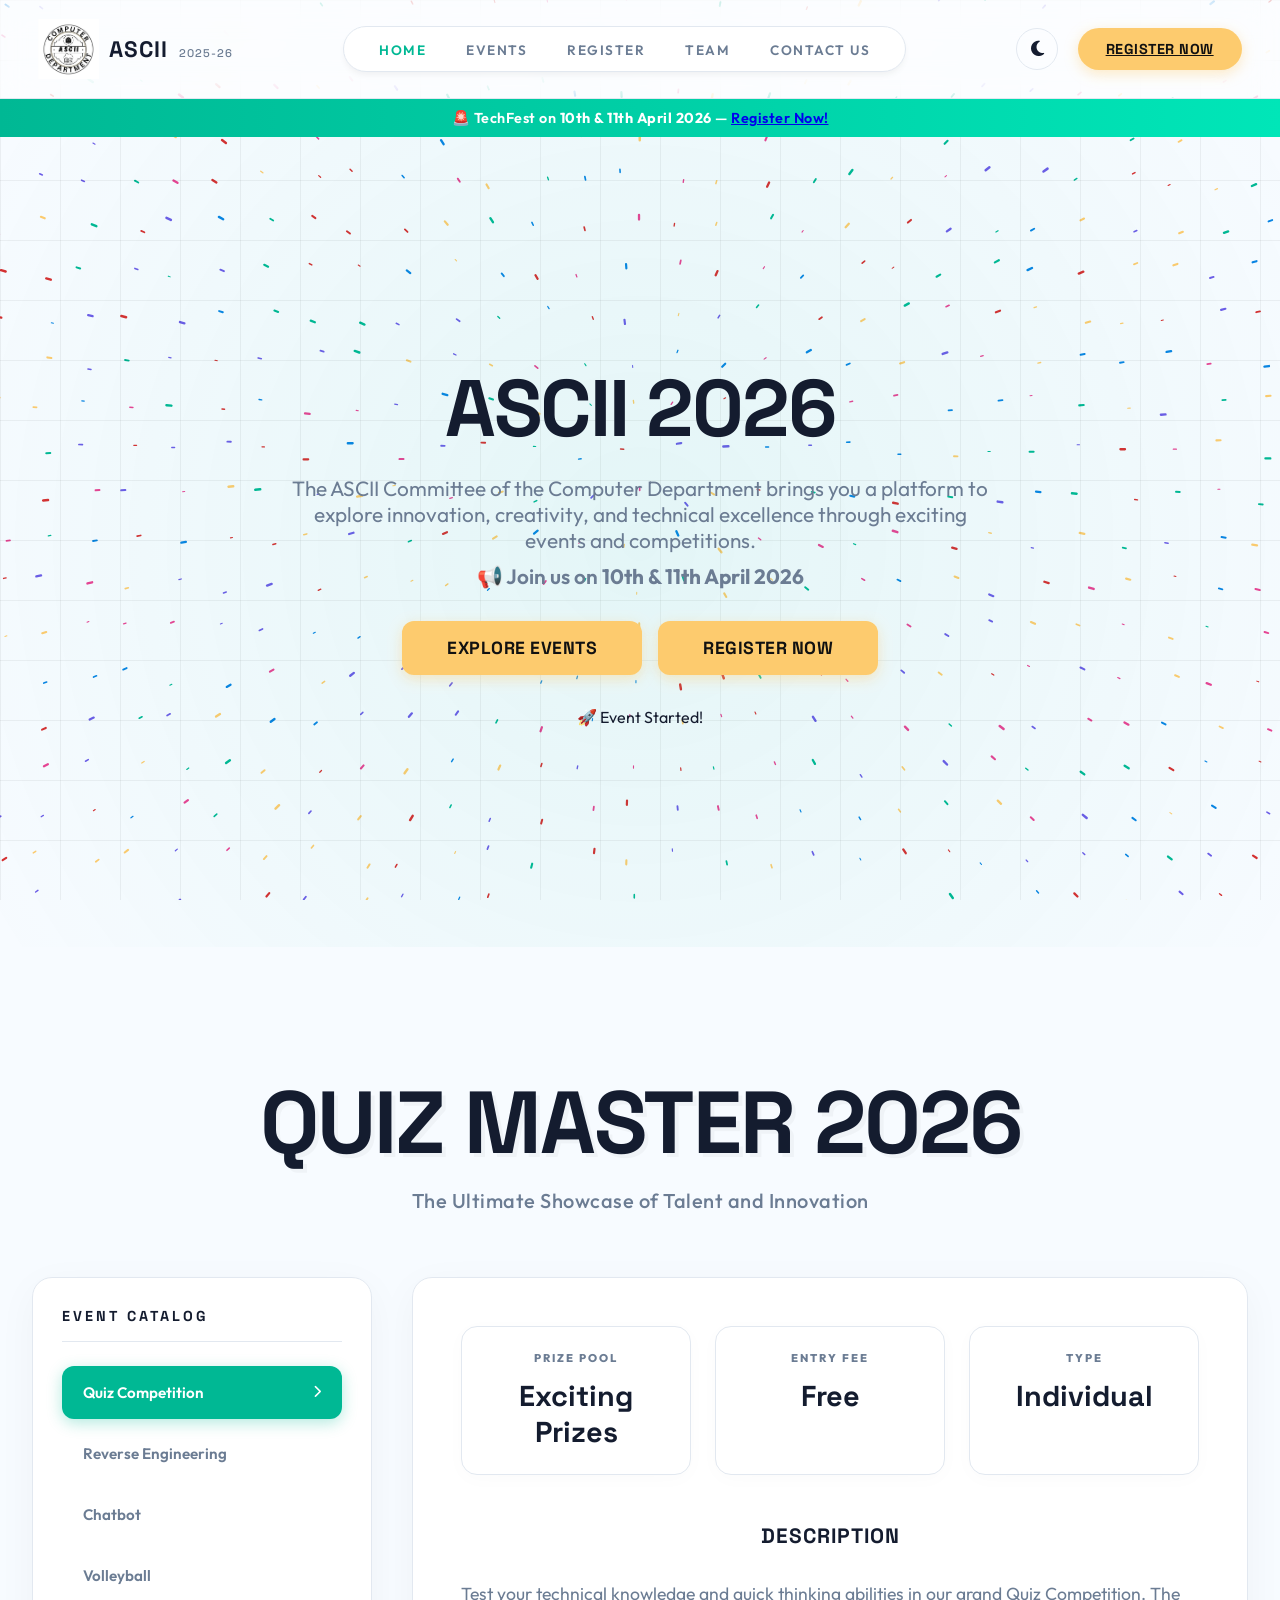
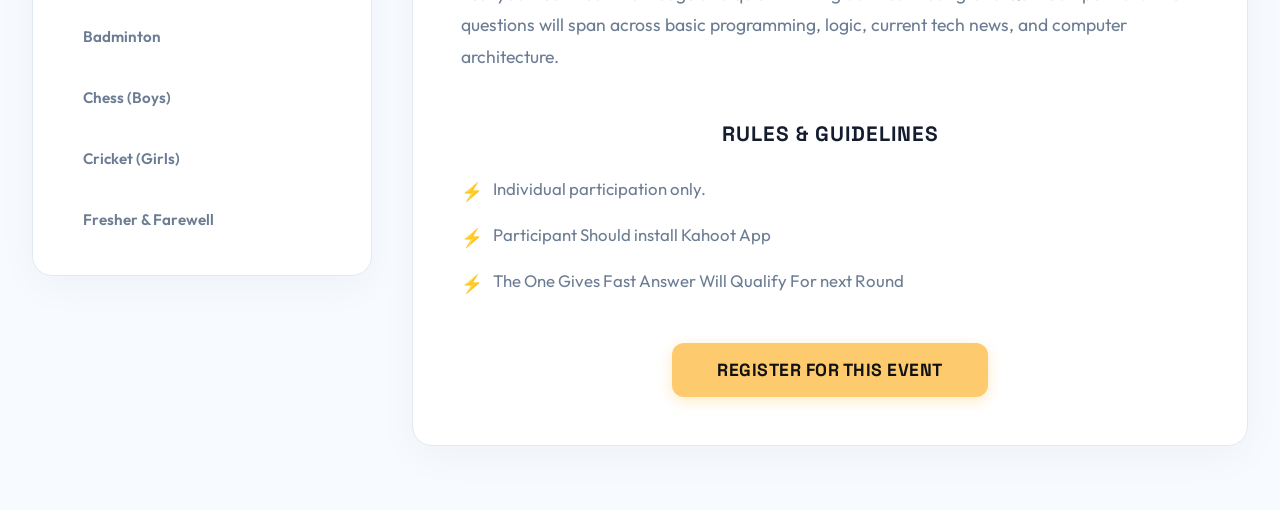
<file: index.html>
<!DOCTYPE html>
<html lang="en">
<head>
    <meta charset="UTF-8">
    <meta name="viewport" content="width=device-width, initial-scale=1.0">
    <title>ASCII Committee - Event Hub</title>

    <link rel="stylesheet" href="style.css">

    <link href="https://fonts.googleapis.com/css2?family=Outfit:wght@300;400;500;600;700;800&family=Space+Grotesk:wght@500;700&display=swap" rel="stylesheet">
    
    <link rel="stylesheet" href="https://cdnjs.cloudflare.com/ajax/libs/font-awesome/6.4.0/css/all.min.css">
</head>

<body>

<div class="grid-background"></div>

<!-- NAVBAR -->
<nav class="navbar">
    <div class="logo">
        <img src="/images/ASCII.jpeg" alt="">
        <span>ASCII <span class="version">2025-26</span></span>
    </div>

    <ul class="nav-links">
        <li><a href="#" class="active">HOME</a></li>
        <li><a href="#event">EVENTS</a></li>
        <li><a href="register.html">REGISTER</a></li>
        <li><a href="team.html">TEAM</a></li>
        <li><a href="contact.html">CONTACT US</a></li>
    </ul>

    <div class="nav-actions">
        <button class="theme-toggle" id="themeToggle">
            <i class="fa-solid fa-moon"></i>
        </button>
        <a href="register.html" class="btn-primary">REGISTER NOW</a>
    </div>
</nav>

<!-- NOTICE BAR -->
<div class="notice-bar">
    🚨 TechFest on <strong>10th & 11th April 2026</strong> — 
    <a href="register.html">Register Now!</a>
</div>

<!-- HERO -->
<section class="home-section">

    <div class="home-overlay"></div>

    <div class="home-content">
        <h1>ASCII  2026</h1>

        <p>
            The ASCII Committee of the Computer Department brings you a platform to explore innovation, 
            creativity, and technical excellence through exciting events and competitions.
        </p>

        <p style="margin-top:10px; font-weight:600;">
            📢 Join us on <strong>10th & 11th April 2026</strong>
        </p>

        <div class="home-buttons">
            <a href="#event" class="btn-primary btn-large">Explore Events</a>
            <a href="register.html" class="btn-primary btn-large">Register Now</a>
        </div>

        <!-- COUNTDOWN -->
        <div class="countdown">
            <div class="time-box"><span id="days">00</span><small>Days</small></div>
            <div class="time-box"><span id="hours">00</span><small>Hours</small></div>
            <div class="time-box"><span id="minutes">00</span><small>Minutes</small></div>
            <div class="time-box"><span id="seconds">00</span><small>Seconds</small></div>
        </div>
    </div>

</section>

<!-- EVENTS SECTION -->
<main id="event" class="container">

    <header class="hero">
        <h1 id="heroTitle">TechFest & Events</h1>
        <p id="heroSubtitle">The Ultimate Showcase of Talent and Innovation</p>
    </header>

    <div class="layout">
        <aside class="sidebar">
            <h3 class="sidebar-title">EVENT CATALOG</h3>
            <ul class="event-list" id="eventList"></ul>
        </aside>

        <section class="content" id="eventContent">
            <div class="info-cards">
                <div class="card">
                    <span class="card-label">PRIZE POOL</span>
                    <h2 class="card-value" id="prizePool">-</h2>
                </div>
                <div class="card">
                    <span class="card-label">ENTRY FEE</span>
                    <h2 class="card-value" id="entryFee">-</h2>
                </div>
                <div class="card">
                    <span class="card-label">TYPE</span>
                    <h2 class="card-value" id="eventType">-</h2>
                </div>
            </div>

            <div class="section-block">
                <h2 class="section-title">DESCRIPTION</h2>
                <p class="description-text" id="eventDescription">Loading...</p>
            </div>

            <div class="section-block">
                <h2 class="section-title">RULES & GUIDELINES</h2>
                <ul class="rules-list" id="eventRules"></ul>
            </div>

            <div class="action-section" style="margin-top: 30px; text-align: center;">
                <a href="#" id="registerLink" class="btn-primary btn-large">Register for this Event</a>
            </div>
        </section>
    </div>

</main>

<!-- SCRIPTS -->
<script src="particles.js"></script>
<script src="script.js"></script>

<!-- COUNTDOWN SCRIPT -->
<script>
const targetDate = new Date("April 10, 2026 10:00:00").getTime();

setInterval(() => {
    const now = new Date().getTime();
    const diff = targetDate - now;

    if (diff <= 0) {
        document.querySelector(".countdown").innerHTML = "🚀 Event Started!";
        return;
    }

    document.getElementById("days").innerText = Math.floor(diff / (1000 * 60 * 60 * 24));
    document.getElementById("hours").innerText = Math.floor((diff / (1000 * 60 * 60)) % 24);
    document.getElementById("minutes").innerText = Math.floor((diff / (1000 * 60)) % 60);
    document.getElementById("seconds").innerText = Math.floor((diff / 1000) % 60);
}, 1000);
</script>

</body>
</html>
</file>
<file: style.css>
:root {
    --bg-color: #f7fbff;
    --grid-color: rgba(0, 0, 0, 0.05);
    --text-main: #141c2f;
    --text-muted: #6b7c93;
    --card-bg: #ffffff;
    --card-border: #e2e8f0;
    --primary: #00b894; /* Vivid Green/Cyan */
    --accent: #fdcb6e; /* Yellow */
    --primary-hover: #00997a;
    --transition: all 0.3s cubic-bezier(0.4, 0, 0.2, 1);
}
html {
    scroll-behavior: smooth;
}
[data-theme="dark"] {
    --bg-color: #0f172a;
    --grid-color: rgba(255, 255, 255, 0.05);
    --text-main: #f8fafc;
    --text-muted: #94a3b8;
    --card-bg: #1e293b;
    --card-border: rgba(255, 255, 255, 0.1);
    --primary: #00e6b8;
    --accent: #f59e0b;
}

* {
    margin: 0;
    padding: 0;
    box-sizing: border-box;
}

.notice-bar {
    width: 100%;
    text-align: center;
    padding: 10px;
    font-weight: 600;
    font-size: 0.9rem;
    background: linear-gradient(90deg, #00b894, #00e6b8);
    color: #fff;
    letter-spacing: 0.5px;
}

body {
    font-family: 'Outfit', sans-serif;
    background-color: var(--bg-color);
    color: var(--text-main);
    transition: background-color var(--transition), color var(--transition);
    min-height: 100vh;
    overflow-x: hidden;
}

.grid-background {
    position: fixed;
    top: 0;
    left: 0;
    width: 100vw;
    height: 100vh;
    background-image: 
        linear-gradient(to right, var(--grid-color) 1px, transparent 1px),
        linear-gradient(to bottom, var(--grid-color) 1px, transparent 1px);
    background-size: 60px 60px;
    z-index: -1;
    pointer-events: none;
    transition: background-image var(--transition);
}

/* Navbar */
.navbar {
    display: flex;
    justify-content: space-between;
    align-items: center;
    padding: 1.2rem 3%;
    background: rgba(255, 255, 255, 0.6);
    backdrop-filter: blur(16px);
    -webkit-backdrop-filter: blur(16px);
    border-bottom: 1px solid var(--card-border);
    position: sticky;
    top: 0;
    z-index: 100;
}

[data-theme="dark"] .navbar {
    background: rgba(30, 41, 59, 0.7);
}

/* LOGO CONTAINER */
.logo {
    display: flex;
    align-items: center;
    gap: 10px;
    font-family: 'Space Grotesk', sans-serif;
    font-weight: 800;
    font-size: 1.4rem;
    letter-spacing: 1px;
    text-transform: uppercase;
    cursor: pointer;
}

/* ICON LOGO */
.logo i {
    font-size: 1.6rem;
    color: var(--primary);
    transition: var(--transition);
}

/* IMAGE LOGO */
.logo img {
    height: 60px;   /* main size */
    width: auto;
    object-fit: contain;
}

/* TEXT */
.logo span {
    color: var(--text-main);
}

/* SUB TEXT */
.logo .version {
    font-size: 0.7rem;
    font-weight: 500;
    color: var(--text-muted);
    margin-left: 4px;
}

/* HOVER EFFECT */
.logo:hover i,
.logo:hover img {
    transform: scale(1.08);
}

.version {
    font-size: 0.8rem;
    font-weight: 500;
    color: var(--text-muted);
}

.nav-links {
    display: flex;
    list-style: none;
    gap: 2.5rem;
    background-color: var(--card-bg);
    padding: 12px 35px;
    border-radius: 50px;
    border: 1px solid var(--card-border);
    box-shadow: 0 4px 6px -1px rgba(0, 0, 0, 0.05);
}

.nav-links a {
    text-decoration: none;
    color: var(--text-muted);
    font-weight: 600;
    font-size: 0.85rem;
    letter-spacing: 1.5px;
    transition: var(--transition);
}

.nav-links a:hover, .nav-links a.active {
    color: var(--primary);
}

.nav-actions {
    display: flex;
    gap: 1.2rem;
    align-items: center;
}

.theme-toggle {
    background: transparent;
    border: 1px solid var(--card-border);
    color: var(--text-main);
    width: 42px;
    height: 42px;
    border-radius: 50%;
    cursor: pointer;
    display: flex;
    align-items: center;
    justify-content: center;
    font-size: 1.1rem;
    transition: var(--transition);
}

.theme-toggle:hover {
    background: var(--card-bg);
    transform: rotate(15deg);
}

.btn-primary {
    background-color: var(--accent);
    color: #111;
    border: none;
    padding: 12px 28px;
    border-radius: 50px;
    font-family: 'Space Grotesk', sans-serif;
    font-weight: 700;
    font-size: 0.9rem;
    cursor: pointer;
    box-shadow: 0 4px 14px rgba(253, 203, 110, 0.4);
    transition: var(--transition);
    text-transform: uppercase;
    letter-spacing: 0.5px;
}

.btn-primary:hover {
    transform: translateY(-2px);
    box-shadow: 0 6px 20px rgba(253, 203, 110, 0.6);
}

.btn-large {
    padding: 16px 45px;
    font-size: 1.1rem;
    display: inline-block;
    text-decoration: none;
    border-radius: 12px;
}
/* HOME SECTION */
.home-section {
    text-align: center;
    margin-bottom: 4rem;
}

.home-content h1 {
    font-family: 'Space Grotesk', sans-serif;
    font-size: 4rem;
    font-weight: 800;
    text-transform: uppercase;
    letter-spacing: -1px;
}

.home-content p {
    margin-top: 1rem;
    font-size: 1.2rem;
    color: var(--text-muted);
    max-width: 700px;
    margin-left: auto;
    margin-right: auto;
}

/* FULL HERO */
.home-section {
    height: 90vh; /* full screen feel */
    display: flex;
    align-items: center;
    justify-content: center;
    text-align: center;
    position: relative;
    overflow: hidden;
}

/* OPTIONAL OVERLAY (for style) */
.home-overlay {
    position: absolute;
    width: 100%;
    height: 100%;
    background: radial-gradient(circle at center, rgba(0,184,148,0.08), transparent);
    z-index: 0;
}

/* CONTENT */
.home-content {
    position: relative;
    z-index: 1;
    max-width: 800px;
}

/* TITLE */
.home-content h1 {
    font-family: 'Space Grotesk', sans-serif;
    font-size: 5rem;
    font-weight: 800;
    text-transform: uppercase;
    letter-spacing: -2px;
}

/* TEXT */
.home-content p {
    margin-top: 1rem;
    font-size: 1.3rem;
    color: var(--text-muted);
}

/* BUTTONS */
.home-buttons {
    margin-top: 2rem;
    display: flex;
    justify-content: center;
    gap: 1rem;
}

/* SECOND BUTTON STYLE */
.btn-secondary {
    padding: 12px 28px;
    border-radius: 50px;
    border: 1px solid var(--card-border);
    color: var(--text-main);
    text-decoration: none;
    font-weight: 600;
}

/* RESPONSIVE */
@media (max-width: 768px) {
    .home-content h1 {
        font-size: 3rem;
    }

    .home-buttons {
        flex-direction: column;
    }
}
.menu-toggle {
    display: none;
    font-size: 1.6rem;
    color: var(--text-main);
    cursor: pointer;
    margin-left: 15px;
    transition: var(--transition);
}

.menu-toggle:hover {
    color: var(--primary);
}

/* Container */
.container {
    max-width: 1400px;
    margin: 0 auto;
    padding: 4rem 2rem;
}

/* Hero Section */
.hero {
    text-align: center;
    margin-bottom: 4rem;
    animation: fadeInDown 0.8s ease-out;
}

.hero h1 {
    font-family: 'Space Grotesk', sans-serif;
    font-size: 5.5rem;
    font-weight: 800;
    text-transform: uppercase;
    letter-spacing: -2px;
    color: var(--text-main);
    line-height: 1.1;
    text-shadow: 4px 4px 0px rgba(0,0,0,0.03);
}

[data-theme="dark"] .hero h1 {
    text-shadow: 4px 4px 0px rgba(255,255,255,0.02);
}

.hero p {
    font-size: 1.25rem;
    color: var(--text-muted);
    font-weight: 500;
    margin-top: 1rem;
    letter-spacing: 0.5px;
}

/* Layout */
.layout {
    display: grid;
    grid-template-columns: 340px 1fr;
    gap: 2.5rem;
    align-items: start;
}

/* Sidebar */
.sidebar {
    background: var(--card-bg);
    border: 1px solid var(--card-border);
    border-radius: 20px;
    padding: 1.8rem;
    box-shadow: 0 10px 40px rgba(0, 0, 0, 0.04);
}

.sidebar-title {
    font-family: 'Space Grotesk', sans-serif;
    font-size: 0.9rem;
    font-weight: 700;
    letter-spacing: 3px;
    color: var(--text-main);
    margin-bottom: 1.5rem;
    padding-bottom: 1rem;
    border-bottom: 1px solid var(--card-border);
}

.event-list {
    list-style: none;
    display: flex;
    flex-direction: column;
    gap: 0.5rem;
}

.event-item {
    padding: 16px 20px;
    border-radius: 12px;
    cursor: pointer;
    font-weight: 600;
    font-size: 0.95rem;
    color: var(--text-muted);
    transition: var(--transition);
    display: flex;
    justify-content: space-between;
    align-items: center;
    border: 1px solid transparent;
}

.event-item i {
    font-size: 0.8rem;
    opacity: 0;
    transform: translateX(-10px);
    transition: var(--transition);
}

.event-item:hover {
    background: rgba(0, 184, 148, 0.04);
    color: var(--text-main);
}

.event-item.active {
    background: var(--primary);
    color: white;
    box-shadow: 0 4px 15px rgba(0, 184, 148, 0.3);
}

.event-item.active i {
    opacity: 1;
    transform: translateX(0);
}

/* Main Content */
.content {
    background: var(--card-bg);
    border: 1px solid var(--card-border);
    border-radius: 20px;
    padding: 3rem;
    box-shadow: 0 10px 40px rgba(0, 0, 0, 0.04);
    transition: opacity 0.3s ease;
}

.info-cards {
    display: grid;
    grid-template-columns: repeat(3, 1fr);
    gap: 1.5rem;
    margin-bottom: 3rem;
}

.card {
    border: 1px solid var(--card-border);
    border-radius: 16px;
    padding: 1.5rem;
    text-align: center;
    background: var(--card-bg); /* Use card-bg instead of body bg logic so it pops slightly differently */
    transition: var(--transition);
    box-shadow: 0 4px 20px rgba(0,0,0,0.02);
}

.card:hover {
    transform: translateY(-5px);
    box-shadow: 0 8px 30px rgba(0, 0, 0, 0.06);
    border-color: var(--primary);
}

.card-label {
    display: block;
    font-size: 0.7rem;
    font-weight: 800;
    letter-spacing: 2px;
    color: var(--text-muted);
    margin-bottom: 0.8rem;
    text-transform: uppercase;
}

.card-value {
    font-family: 'Space Grotesk', sans-serif;
    font-size: 1.8rem;
    font-weight: 800;
    color: var(--text-main);
}

.section-block {
    margin-bottom: 3rem;
}

.section-title {
    font-family: 'Space Grotesk', sans-serif;
    font-size: 1.3rem;
    font-weight: 800;
    text-transform: uppercase;
    letter-spacing: 1px;
    margin-bottom: 1.8rem;
    color: var(--text-main);
    display: flex;
    align-items: center;
    gap: 10px;
}

.description-text {
    font-size: 1.1rem;
    line-height: 1.8;
    color: var(--text-muted);
    font-weight: 400;
}

.rules-list {
    list-style: none;
}

.rules-list li {
    position: relative;
    padding-left: 2rem;
    margin-bottom: 1.2rem;
    font-size: 1.05rem;
    color: var(--text-muted);
    line-height: 1.6;
}

.rules-list li::before {
    content: "⚡";
    position: absolute;
    left: 0;
    top: 2px;
    color: var(--accent);
    font-size: 1.1rem;
}

/* Animations */
@keyframes fadeInDown {
    from { opacity: 0; transform: translateY(-20px); }
    to { opacity: 1; transform: translateY(0); }
}

@keyframes fadeIn {
    from { opacity: 0; }
    to { opacity: 1; }
}

/* Responsiveness */
@media (max-width: 1024px) {
    .layout {
        grid-template-columns: 1fr;
    }
    .hero h1 {
        font-size: 4rem;
    }
}

@media (max-width: 768px) {
    .menu-toggle {
        display: block;
    }
    .nav-links {
        display: flex;
        flex-direction: column;
        position: fixed;
        top: 80px;
        left: 0;
        width: 100%;
        background: var(--card-bg);
        border-bottom: 1px solid var(--card-border);
        padding: 2rem;
        gap: 1.5rem;
        align-items: center;
        transform: translateY(-150%);
        transition: transform 0.4s ease;
        z-index: 90;
        box-shadow: 0 10px 30px rgba(0,0,0,0.1);
        border-radius: 0 0 20px 20px;
    }
    .nav-links.active {
        transform: translateY(0);
    }
    .hero h1 {
        font-size: 3rem;
    }
    .info-cards {
        grid-template-columns: 1fr;
    }
    .content {
        padding: 1.8rem;
    }
}

/* 
contact us CSS */
.contact-layout {
    display: grid;
    grid-template-columns: 1.2fr 1fr;
    gap: 2.5rem;
}

/* FORM (now applied to <form> tag) */
.contact-form {
    background: var(--card-bg);
    border: 1px solid var(--card-border);
    border-radius: 20px;
    padding: 2rem;
    box-shadow: 0 10px 40px rgba(0,0,0,0.05);
}

/* INPUT GROUP */
.form-group {
    display: flex;
    gap: 1rem;
}

/* ALL INPUT FIELDS */
.contact-form input,
.contact-form textarea,
.contact-form select {
    width: 100%;
    padding: 14px;
    border-radius: 12px;
    border: 1px solid var(--card-border);
    background: transparent;
    color: var(--text-main);
    margin-top: 1rem;
    font-family: inherit;
    outline: none;
    transition: var(--transition);
}

/* FIX SELECT CLASS MATCH */
.form-select {
    appearance: none;
}

/* FOCUS EFFECT (IMPORTANT UI UPGRADE 🔥) */
.contact-form input:focus,
.contact-form textarea:focus,
.contact-form select:focus {
    border-color: var(--primary);
    box-shadow: 0 0 0 5px rgba(0, 184, 148, 0.2);
}

/* TEXTAREA */
.contact-form textarea {
    min-height: 120px;
    resize: none;
}

/* BUTTON SPACING */
.contact-form button {
    margin-top: 1.5rem;
    width: 100%;
}

/* RIGHT SIDE INFO */
.contact-info {
    display: flex;
    flex-direction: column;
    gap: 1.5rem;
}

.info-card {
    background: var(--card-bg);
    border: 1px solid var(--card-border);
    padding: 1.5rem;
    border-radius: 16px;
    transition: var(--transition);
}

.info-card:hover {
    transform: translateY(-5px);
    border-color: var(--primary);
}

.section-title {
    text-align: center;
    justify-content: center; /* for flex alignment */
    width: 100%;
}

/* RESPONSIVE */
@media (max-width: 768px) {
    .contact-layout {
        grid-template-columns: 1fr;
    }

    .form-group {
        flex-direction: column;
    }
}
/* MAP SECTION */
.map-section {
    margin-top: 4rem;
}

.map-container {
    border-radius: 20px;
    overflow: hidden;
    border: 1px solid var(--card-border);
    box-shadow: 0 10px 40px rgba(0,0,0,0.05);
}

.map-container iframe {
    display: block;
    width: 100%;
}

/* team css */

/* ===================== */
/* TEAM SECTION */
/* ===================== */
.team-section {
    margin-top: 4rem;
}

/* ===================== */
/* ORGANIZERS GRID */
/* ===================== */
.team-grid {
    display: grid;
    grid-template-columns: repeat(auto-fit, minmax(220px, 1fr));
    gap: 2rem;
    margin-top: 2rem;
    justify-items: center;
}

/* ===================== */
/* CORE TEAM (FIXED ROWS) */
/* ===================== */
.team-grid.small {
    display: grid;
    grid-template-columns: repeat(5, 1fr); /* fixed columns */
    gap: 1.5rem;
    justify-items: center;
}

/* ===================== */
/* TEAM CARD (SQUARE) */
/* ===================== */
.team-card {
    width: 100%;
    max-width: 200px;
    aspect-ratio: 1 / 1; /* makes perfect square */

    display: flex;
    flex-direction: column;
    align-items: center;
    justify-content: center;

    background: var(--card-bg);
    border: 1px solid var(--card-border);
    border-radius: 20px;
    padding: 1rem;
    text-align: center;
    transition: var(--transition);
    box-shadow: 0 10px 30px rgba(0,0,0,0.05);
}

/* ===================== */
/* HOVER EFFECT */
/* ===================== */
.team-card:hover {
    transform: translateY(-6px);
    border-color: var(--primary);
    box-shadow: 0 0 20px rgba(0,184,148,0.3);
}

/* ===================== */
/* IMAGE */
/* ===================== */
.team-card img {
    width: 90px;
    height: 90px;
    border-radius: 50%;
    object-fit: cover;
    margin-bottom: 0.5rem;
    border: 2px solid var(--primary);
}

/* ===================== */
/* TEXT */
/* ===================== */
.team-card h3 {
    font-size: 0.95rem;
    font-weight: 600;
    line-height: 1.1;
    margin-bottom: 0.1rem;
}

.team-card span {
    font-size: 0.65rem;
    color: var(--text-muted);
}

/* ===================== */
/* RESPONSIVE */
/* ===================== */
@media (max-width: 1024px) {
    .team-grid.small {
        grid-template-columns: repeat(4, 1fr);
    }
}

@media (max-width: 768px) {
    .team-grid.small {
        grid-template-columns: repeat(2, 1fr);
    }

    .team-grid {
        grid-template-columns: repeat(auto-fit, minmax(160px, 1fr));
    }
}

/* ===================== */
/* OPTIONAL ACTIVE CARD */
/* ===================== */
.team-card.active {
    border: 2px solid var(--primary);
    box-shadow: 0 0 20px rgba(0,184,148,0.4);
}

/* COUNTDOWN */
.countdown {
    margin-top: 2rem;
    display: flex;
    justify-content: center;
    gap: 1rem;
}

.time-box {
    background: var(--card-bg);
    border: 1px solid var(--card-border);
    padding: 15px 20px;
    border-radius: 12px;
    text-align: center;
    min-width: 70px;
    box-shadow: 0 5px 20px rgba(0,0,0,0.05);
}

.time-box span {
    display: block;
    font-size: 1.5rem;
    font-weight: 700;
    color: var(--primary);
}

.time-box small {
    font-size: 0.7rem;
    color: var(--text-muted);
}

.time-box span {
    text-shadow: 0 0 10px rgba(0,184,148,0.5);
}
</file>
